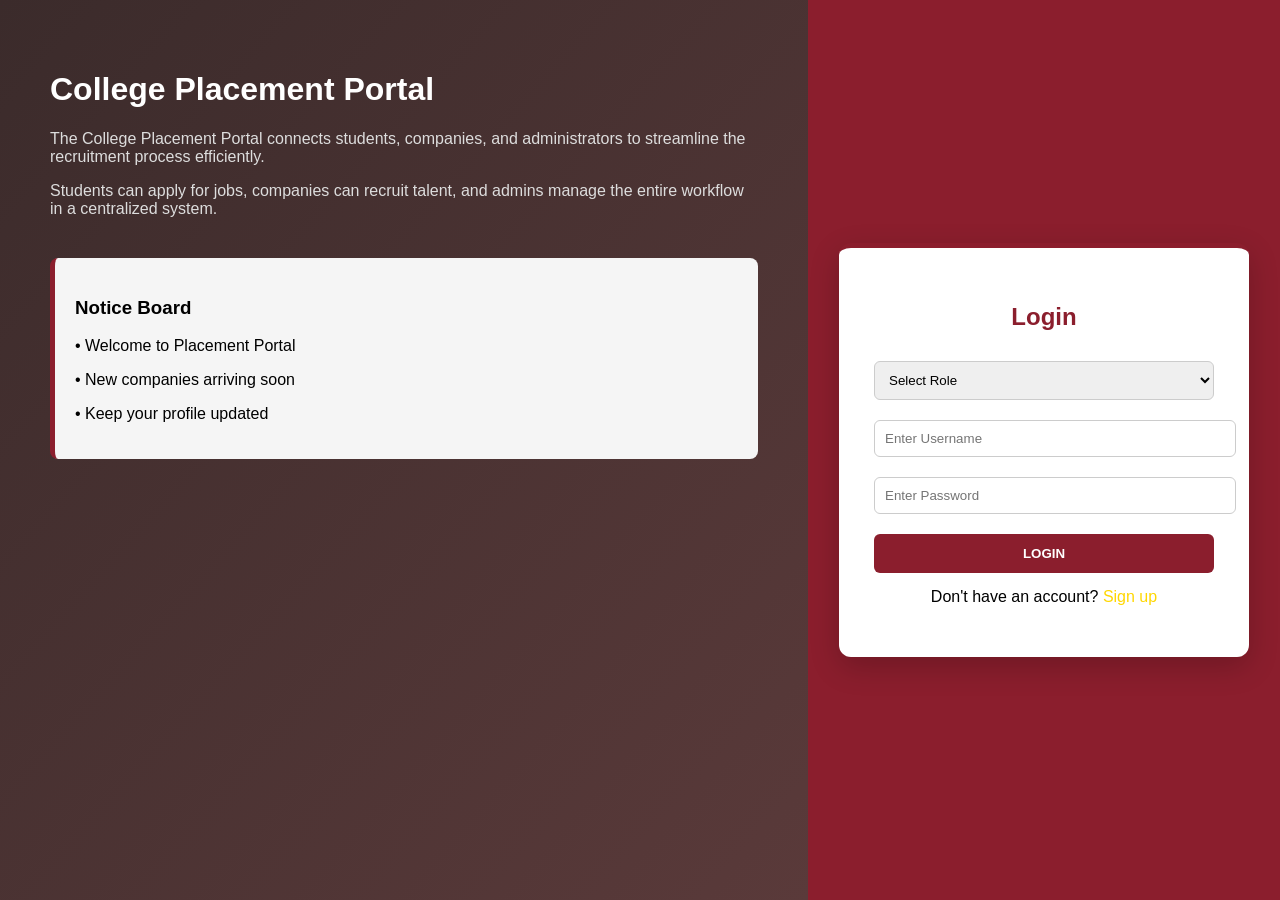
<file: index.html>
<!DOCTYPE html>
<html>
<head>
    <title>College Placement Portal</title>
    <link rel="stylesheet" href="style.css">
</head>

<body>

<!-- LEFT -->
<div class="left">
    <h1>College Placement Portal</h1>

    <p style="color: #ddd;"></pstyle>
        The College Placement Portal connects students, companies, and administrators
        to streamline the recruitment process efficiently.
    </p>

    <p style="color: #ddd;">
        Students can apply for jobs, companies can recruit talent, and admins manage
        the entire workflow in a centralized system.
    </p>

    <div class="notice">
        <h3>Notice Board</h3>
        <p>• Welcome to Placement Portal</p>
        <p>• New companies arriving soon</p>
        <p>• Keep your profile updated</p>
    </div>
</div>

<!-- RIGHT -->
<div class="right">

    <div class="login-box">
        <h2>Login</h2>

        <form id="loginForm">

            <!-- ROLE -->
            <select id="role" required onchange="updateForm()">
                <option value="">Select Role</option>
                <option value="admin">Admin</option>
                <option value="student">Student</option>
                <option value="company">Company</option>
            </select>

            <!-- USERNAME -->
            <input type="text" id="username" placeholder="Enter Username" required>

            <!-- PASSWORD AREA -->
            <div id="passwordSection">
                <input type="password" id="password" placeholder="Enter Password" required>
            </div>

            <button type="submit">LOGIN</button>

            <p style="text-align:center; margin-top:15px;">
    Don't have an account? 
    <a href="signup.html" style="color: #FFD700; text-decoration:none;">
        Sign up
    </a>
</p>

        </form>
    </div>

</div>

<script src="script.js"></script>
</body>
</html>
</file>
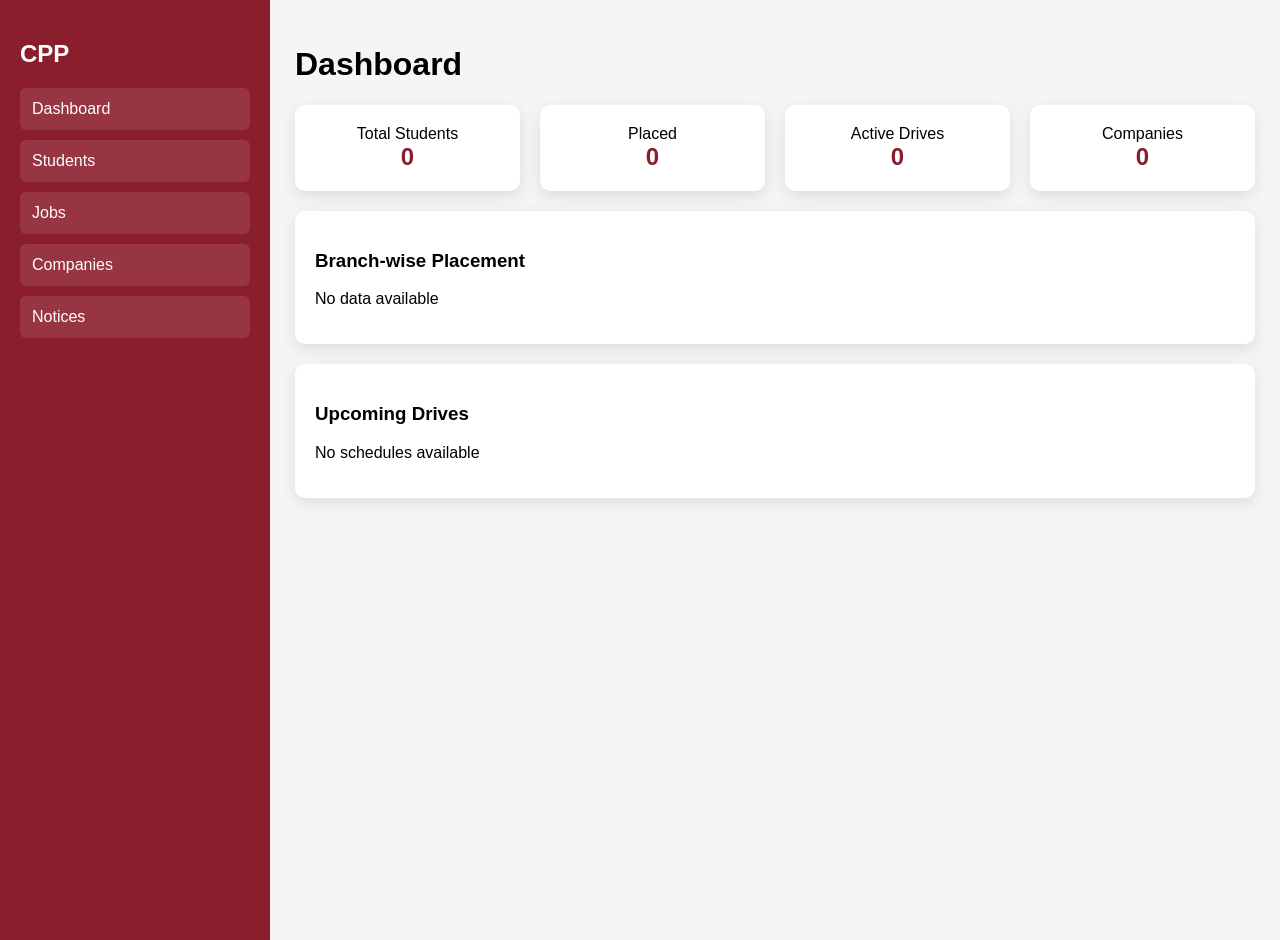
<file: admin.html>
<!DOCTYPE html>
<html>
<head>
    <title>Admin Dashboard</title>
    <link rel="stylesheet" href="admin.css">
</head>

<body>

<div class="container">

    <!-- SIDEBAR -->
    <div class="sidebar">
        <h2>CPP</h2>

        <ul>
            <li onclick="showPage('dashboard')">Dashboard</li>
            <li onclick="showPage('students')">Students</li>
            <li onclick="showPage('jobs')">Jobs</li>
            <li onclick="showPage('companies')">Companies</li>
            <li onclick="showPage('notices')">Notices</li>
        </ul>
    </div>

    <!-- MAIN -->
    <div class="main">

        <!-- DASHBOARD -->
        <div id="dashboard" class="page active">
            <h1>Dashboard</h1>

            <div class="cards">
                <div class="card">Total Students<br><b>0</b></div>
                <div class="card">Placed<br><b>0</b></div>
                <div class="card">Active Drives<br><b>0</b></div>
                <div class="card">Companies<br><b>0</b></div>
            </div>

            <div class="section">
                <h3>Branch-wise Placement</h3>
                <p>No data available</p>
            </div>

            <div class="section">
                <h3>Upcoming Drives</h3>
                <p>No schedules available</p>
            </div>
        </div>

        <!-- STUDENTS -->
        <div id="students" class="page">
            <h1>Students</h1>

            <input type="text" placeholder="Search students">

            <select>
                <option>Filter by Branch</option>
                <option>CSE</option>
                <option>ECE</option>
                <option>ME</option>
            </select>

            <table>
                <tr><th>Name</th><th>Status</th></tr>
                <tr><td>No Data</td><td>-</td></tr>
            </table>
        </div>

        <!-- JOBS -->
        <div id="jobs" class="page">
            <h1>Jobs</h1>

            <table>
                <tr><th>Company</th><th>Role</th><th>Action</th></tr>
                <tr>
                    <td>No Jobs</td>
                    <td>-</td>
                    <td>
                        <button>Approve</button>
                        <button>Delete</button>
                    </td>
                </tr>
            </table>
        </div>

        <!-- COMPANIES -->
        <div id="companies" class="page">
            <h1>Companies</h1>

            <table>
                <tr><th>Name</th><th>Status</th><th>Action</th></tr>
                <tr>
                    <td>No Companies</td>
                    <td>-</td>
                    <td>
                        <button>Approve</button>
                        <button>Reject</button>
                        <button>Remove</button>
                    </td>
                </tr>
            </table>
        </div>

        <!-- NOTICES -->
        <div id="notices" class="page">
            <h1>Notices</h1>

            <input type="text" id="noticeInput" placeholder="Enter notice">
            <button onclick="addNotice()">Add</button>

            <ul id="noticeList"></ul>
        </div>

    </div>

</div>

<script src="admin.js"></script>
</body>
</html>
</file>
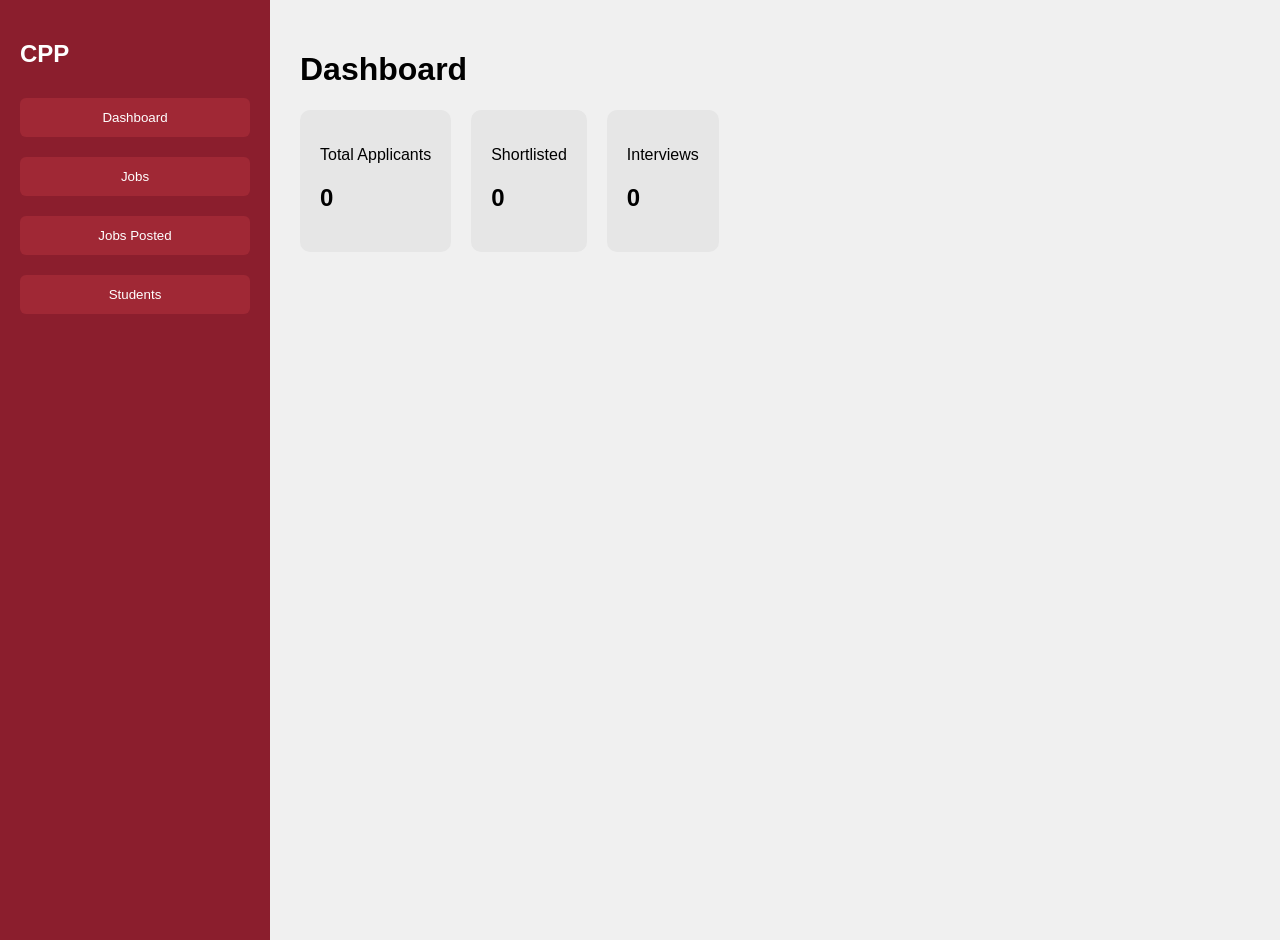
<file: company.html>
<!DOCTYPE html>
<html lang="en">
<head>
<meta charset="UTF-8">
<title>Placement System</title>
<link rel="stylesheet" href="company.css">
</head>

<body>

<div class="main">

<!-- SIDEBAR -->
<div class="sidebar">
    <h2>CPP</h2>

    <button onclick="showSection('dashboard')">Dashboard</button>
    <button onclick="showSection('post')">Jobs</button>
    <button onclick="showSection('jobsPosted')">Jobs Posted</button>
    <button onclick="showSection('applicants')">Students</button>
</div>

<!-- CONTENT -->
<div class="content">

<div id="dashboard" class="section active">
    <h1>Dashboard</h1>
    <div class="cards">
        <div class="card"><p>Total Applicants</p><h2>0</h2></div>
        <div class="card"><p>Shortlisted</p><h2>0</h2></div>
        <div class="card"><p>Interviews</p><h2>0</h2></div>
    </div>
</div>

<div id="post" class="section">
    <h1>Post Jobs</h1>

    <div class="job-container">

        <div class="form-grid">
            <input id="title" placeholder="Job Title" class="full-width">

            <select id="type">
                <option>Internship</option>
                <option>Full Time</option>
            </select>

            <input id="dept" placeholder="Department">

            <input id="package" placeholder="Package">
            <input id="cgpa" placeholder="Min CGPA">

            <input id="branches" placeholder="Eligible Branches" class="full-width">

            <input id="skills" placeholder="Required Skills" class="full-width">

            <textarea id="desc" placeholder="Job Description" class="full-width"></textarea>

            <input id="deadline" type="date">
            <input id="drive" type="date">
        </div>

        <button class="btn" onclick="postJob()">Post Job</button>

    </div>
</div>

<div id="jobsPosted" class="section">
    <h1>Jobs Posted</h1>
    <div id="jobList"></div>
</div>

<div id="applicants" class="section">
    <h1>Students</h1>
    <table>
        <tr>
            <th>Name</th><th>Dept</th><th>CGPA</th><th>Status</th>
        </tr>
        <tr>
            <td>Priya</td><td>CS</td><td>9.1</td>
            <td><span class="status shortlisted">Placed</span></td>
        </tr>
    </table>
</div>

</div>
</div>

<script >
function showSection(id) {
    document.querySelectorAll(".section").forEach(sec => {
        sec.classList.remove("active");
    });

    let section = document.getElementById(id);
    if (section) {
        section.classList.add("active");
    } else {
        console.log("Not found:", id);
    }
}

// TEST
console.log("JS is working");
</script>
</body>
</html>
</file>
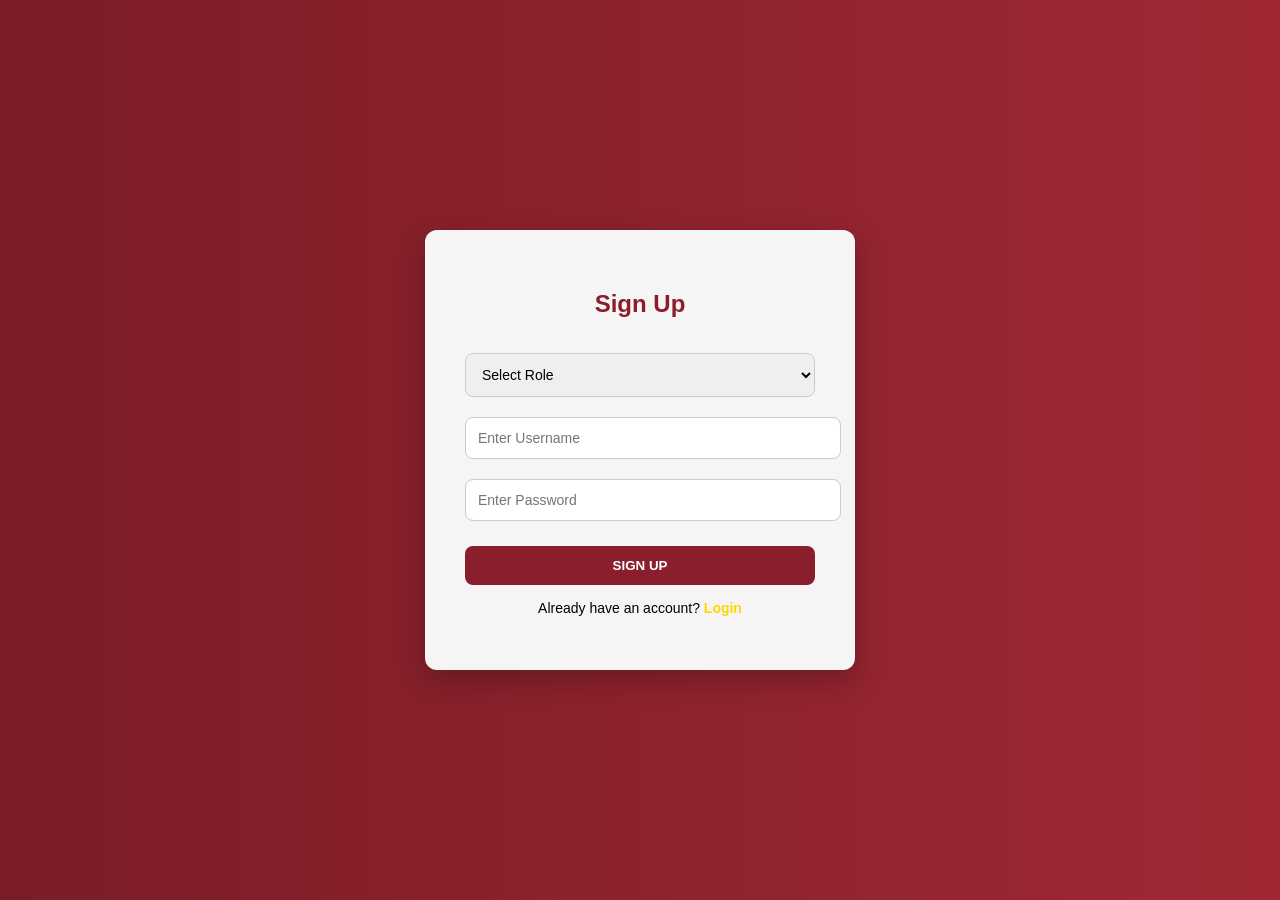
<file: signup.html>
<!DOCTYPE html>
<html>
<head>
    <title>Sign Up</title>
    <link rel="stylesheet" href="signup.css">
</head>

<body>

<div class="container">

    <div class="card">
        <h2>Sign Up</h2>

        <form id="signupForm">

    <select id="role" onchange="updateSignupForm()" required>
        <option value="">Select Role</option>
        <option value="admin">Admin</option>
        <option value="student">Student</option>
        <option value="company">Company</option>
    </select>

    <input type="text" id="username" placeholder="Enter Username" required>

    <div id="passwordSection">
        <input type="password" id="password" placeholder="Enter Password" required>
    </div>

    <button type="submit">SIGN UP</button>

</form>

<script src="signup.js"></script>
        <p>
            Already have an account?
            <a href="login.html">Login</a>
        </p>

    </div>

</div>

</body>
</html>
</file>
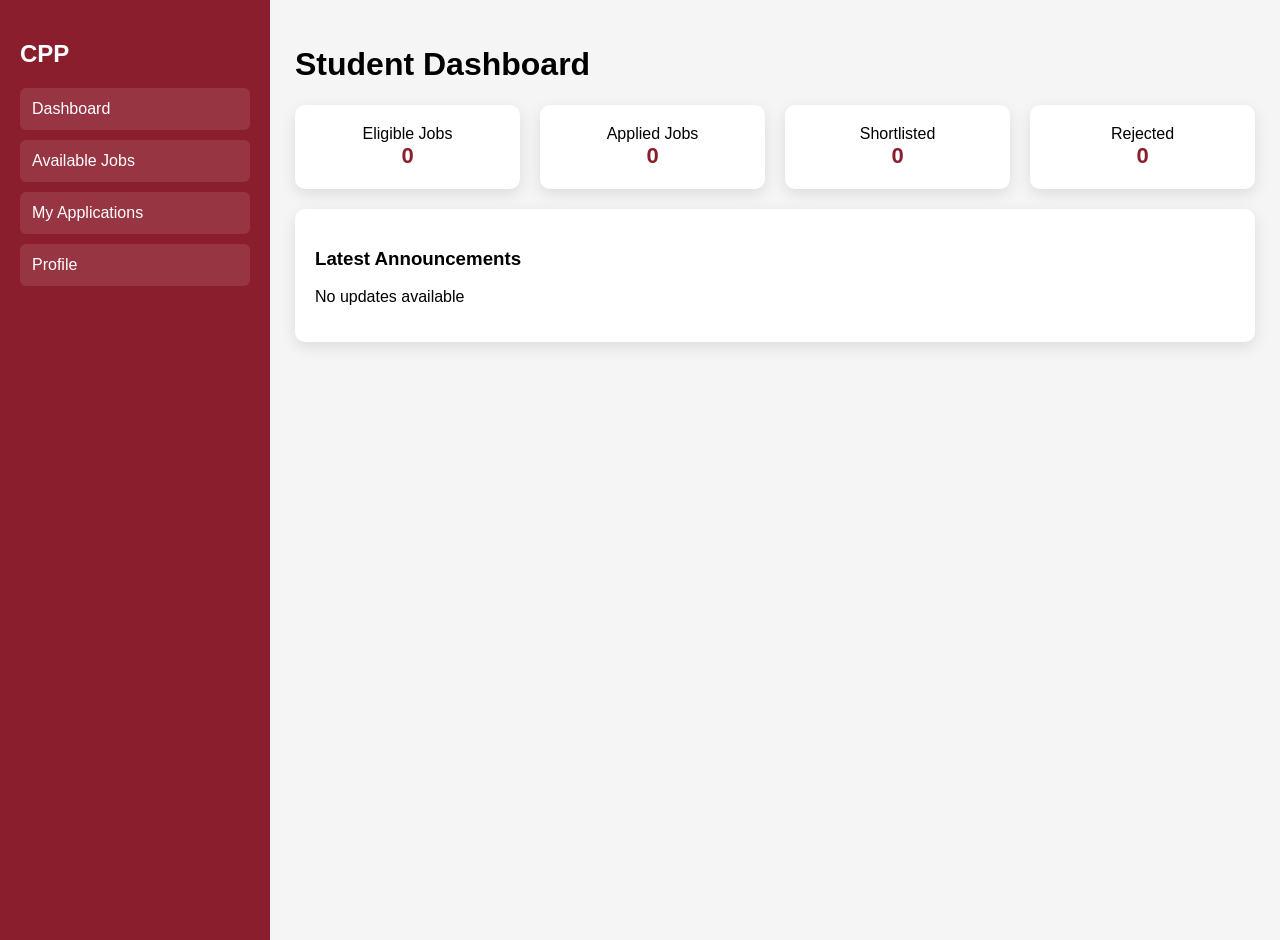
<file: student.html>
<!DOCTYPE html>
<html>
<head>
    <title>Student Dashboard</title>
    <link rel="stylesheet" href="student.css">
</head>

<body>

<div class="container">

    <!-- SIDEBAR -->
    <div class="sidebar">
        <h2>CPP</h2>

        <ul>
            <li onclick="showPage('dashboard')">Dashboard</li>
            <li onclick="showPage('jobs')">Available Jobs</li>
            <li onclick="showPage('applications')">My Applications</li>
            <li onclick="showPage('profile')">Profile</li>
        </ul>
    </div>

    <!-- MAIN -->
    <div class="main">

        <!-- DASHBOARD -->
        <div id="dashboard" class="page active">
            <h1>Student Dashboard</h1>

            <div class="cards">
                <div class="card">Eligible Jobs<br><b>0</b></div>
                <div class="card">Applied Jobs<br><b>0</b></div>
                <div class="card">Shortlisted<br><b>0</b></div>
                <div class="card">Rejected<br><b>0</b></div>
            </div>

            <div class="section">
                <h3>Latest Announcements</h3>
                <p>No updates available</p>
            </div>
        </div>

        <!-- JOBS -->
        <div id="jobs" class="page">
            <h1>Available Jobs</h1>

            <table>
                <tr>
                    <th>Company</th>
                    <th>Role</th>
                    <th>Salary</th>
                    <th>Action</th>
                </tr>

                <tr>
                    <td>No Jobs</td>
                    <td>-</td>
                    <td>-</td>
                    <td><button>Apply</button></td>
                </tr>
            </table>
        </div>

        <!-- APPLICATIONS -->
        <div id="applications" class="page">
            <h1>My Applications</h1>

            <table>
                <tr>
                    <th>Company</th>
                    <th>Role</th>
                    <th>Status</th>
                </tr>

                <tr>
                    <td>No Applications</td>
                    <td>-</td>
                    <td>-</td>
                </tr>
            </table>
        </div>
<!-- PROFILE -->
<div id="profile" class="page">
    <h1>My Profile</h1>

    <div class="profile-container">

        <!-- LEFT SIDE -->
        <div class="profile-card">
            <div class="avatar">A</div>
            <h2 id="displayName">Your Name</h2>
            <p>B.E - Branch</p>

            <div class="stats">
                <div><b id="displayCgpa">0.0</b><br>CGPA</div>
                <div><b>0</b><br>Applied</div>
                <div><b>0</b><br>Shortlisted</div>
            </div>

            <div class="skills-box">
                <h4>Skills</h4>
                <p id="displaySkills">No skills added</p>
            </div>

            <button onclick="uploadResume()">Upload Resume</button>
        </div>

        <!-- RIGHT SIDE -->
        <div class="edit-card">
            <h3>Edit Profile</h3>

            <input type="text" id="name" placeholder="Full Name">
            <input type="text" id="branch" placeholder="Branch">
            <input type="number" step="0.01" id="cgpa" placeholder="CGPA">
            <input type="text" id="skills" placeholder="Skills (comma separated)">

            <button onclick="saveProfile()">Save Changes</button>
        </div>

    </div>
</div>

    </div>

</div>

<script src="student.js"></script>
</body>
</html>
</file>
<file: style.css>
body {
    margin: 0;
    font-family: Arial;
    display: flex;
    height: 100vh;
}

/* LEFT */
.left {
    width: 60%;
    background: linear-gradient(to bottom right, #3b2b2b, #5a3a3a);
    color: white;
    padding: 50px;
}

.left p {
    color: black;
}

.notice {
    margin-top: 40px;
    background: #f5f5f5;
    color: black;
    padding: 20px;
    border-left: 5px solid #8B1E2D;
    border-radius: 8px;
    
}

p{
    color: black;
}

/* RIGHT SECTION */
.right {
    width: 40%;
    background: #8B1E2D;
    display: flex;
    justify-content: center;
    align-items: center;
}

/* LOGIN CARD (separate box with shadow) */
.login-box {
    background: #ffffff; /* white card */
    padding: 35px;
    width: 340px;
    border-radius: 12px;
    color: #2E2E2E;

    /*  Shadow effect */
    box-shadow: 0 10px 30px rgba(0, 0, 0, 0.2);

    /* subtle border accent */
    border-top: 5px solid #8B1E2D;
}

/* Heading */
.login-box h2 {
    text-align: center;
    color: #8B1E2D;
    margin-bottom: 20px;
}

/* Inputs */
input, select {
    width: 100%;
    padding: 10px;
    margin: 10px 0;
    border: 1px solid #ccc;
    border-radius: 6px;
}

/* Focus effect */
input:focus, select:focus {
    outline: none;
    border-color: #8B1E2D;
    box-shadow: 0 0 5px rgba(139, 30, 45, 0.3);
}

/* DOB row */
.dob {
    display: flex;
    gap: 5px;
}

/* Button */
button {
    width: 100%;
    padding: 12px;
    background: #8B1E2D;
    color: white;
    border: none;
    border-radius: 6px;
    cursor: pointer;
    font-weight: bold;
    margin-top: 10px;
}

/* Hover */
button:hover {
    background: #A63A4A;
}

.login-box {
    transition: transform 0.3s ease;
}

.login-box:hover {
    transform: translateY(-5px);
}
</file>
<file: admin.css>
body {
    margin: 0;
    font-family: Arial, sans-serif;
    background: #f5f5f5;
}

/* LAYOUT */
.container {
    display: flex;
}

/* SIDEBAR */
.sidebar {
    width: 230px;
    height: 100vh;
    background: #8B1E2D;
    color: white;
    padding: 20px;
}

.sidebar h2 {
    margin-bottom: 20px;
}

.sidebar ul {
    list-style: none;
    padding: 0;
}

.sidebar li {
    padding: 12px;
    margin: 10px 0;
    background: rgba(255,255,255,0.1);
    border-radius: 6px;
    cursor: pointer;
    transition: 0.3s;
}

.sidebar li:hover {
    background: white;
    color: #8B1E2D;
}

/* MAIN */
.main {
    flex: 1;
    padding: 25px;
}

/* PAGE */
.page {
    display: none;
}

.page.active {
    display: block;
}

/* CARDS */
.cards {
    display: flex;
    gap: 20px;
    margin-bottom: 20px;
}

.card {
    background: white;
    padding: 20px;
    flex: 1;
    border-radius: 10px;
    text-align: center;
    box-shadow: 0 5px 15px rgba(0,0,0,0.1);
}

.card b {
    font-size: 24px;
    color: #8B1E2D;
}

/* SECTIONS */
.section {
    background: white;
    padding: 20px;
    border-radius: 10px;
    margin-top: 20px;
    box-shadow: 0 5px 15px rgba(0,0,0,0.1);
}

/* TABLE */
table {
    width: 100%;
    margin-top: 20px;
    border-collapse: collapse;
    background: white;
    border-radius: 10px;
    overflow: hidden;
    box-shadow: 0 5px 15px rgba(0,0,0,0.1);
}

th {
    background: #8B1E2D;
    color: white;
}

th, td {
    padding: 12px;
    text-align: left;
}

/* INPUTS */
input, select {
    padding: 10px;
    margin-top: 10px;
    border-radius: 6px;
    border: 1px solid #ccc;
}

/* BUTTON */
button {
    background: #8B1E2D;
    color: white;
    border: none;
    padding: 6px 10px;
    margin: 3px;
    border-radius: 5px;
    cursor: pointer;
}

button:hover {
    background: #A02835;
}

/* NOTICE LIST */
#noticeList li {
    background: white;
    margin-top: 10px;
    padding: 10px;
    border-radius: 6px;
    box-shadow: 0 3px 10px rgba(0,0,0,0.1);
}
</file>
<file: company.css>
body {
    margin: 0;
    font-family: Arial;
    background: #f0f0f0;
}

.main { display: flex; }

/* Sidebar */
.sidebar {
    width: 230px;
    height: 100vh;
    background: #8B1E2D;
    color: white;
    padding: 20px;
}

.sidebar button {
    width: 100%;
    padding: 12px;
    margin: 10px 0;
    background: #a02835;
    border: none;
    color: white;
    border-radius: 6px;
    cursor: pointer;
}

/* Content */
.content { padding: 30px; flex: 1; }

/* Cards */
.cards { display: flex; gap: 20px; }
.card {
    background: #e6e6e6;
    padding: 20px;
    border-radius: 10px;
}

/* Sections */
.section { display: none; }
.active { display: block; }

/* Table */
table {
    width: 100%;
    background: #e6e6e6;
    border-collapse: collapse;
}
th {
    background: #8B1E2D;
    color: white;
}
td, th { padding: 10px; }

/* Status */
.status { padding: 5px; border-radius: 6px; color: white; }
.shortlisted { background: green; }

/* ===== JOB CONTAINER ===== */
.job-container {
    background: #8B1E2D;
    padding: 30px;
    border-radius: 14px;
    max-width: 1000px;
    margin-top: 20px;
    color: white;
}

/* GRID LAYOUT */
.form-grid {
    display: grid;
    grid-template-columns: 1fr 1fr;
    gap: 20px;
    margin-bottom: 15px;
}

/* FULL WIDTH */
.full-width {
    grid-column: span 2;
}

/* INPUTS */
.job-container input,
.job-container select,
.job-container textarea {
    width: 100%;
    padding: 14px;
    border-radius: 8px;
    border: 1px solid rgba(255,255,255,0.6);
    background: #a02835;
    color: white;
    font-size: 14px;
}

/* PLACEHOLDER TEXT (IMPORTANT) */
.job-container input::placeholder,
.job-container textarea::placeholder {
    color: rgba(255,255,255,0.8);
}

/* SELECT TEXT COLOR FIX */
.job-container select {
    color: white;
}

/* TEXTAREA */
.job-container textarea {
    height: 120px;
    resize: none;
}

/* BUTTON */
.btn {
    margin-top: 15px;
    background: white;
    color: #8B1E2D;
    padding: 12px 20px;
    border: none;
    border-radius: 8px;
    cursor: pointer;
    font-weight: bold;
}
</file>
<file: signup.css>
body {
    margin: 0;
    font-family: Arial, sans-serif;
    background: linear-gradient(to right, #7a1c26, #a02835);
    height: 100vh;
    display: flex;
    justify-content: center;
    align-items: center;
}

/* Center container */
.container {
    width: 100%;
    display: flex;
    justify-content: center;
    align-items: center;
}

/* Card box */
.card {
    background: #f5f5f5;
    padding: 40px;
    width: 350px;
    border-radius: 12px;
    text-align: center;

    /* Shadow */
    box-shadow: 0 10px 30px rgba(0, 0, 0, 0.25);
}

/* Heading */
.card h2 {
    color: #8B1E2D;
    margin-bottom: 25px;
}

/* Inputs */
input, select {
    width: 100%;
    padding: 12px;
    margin: 10px 0;
    border-radius: 8px;
    border: 1px solid #ccc;
    font-size: 14px;
}

/* Button */
button {
    width: 100%;
    padding: 12px;
    margin-top: 15px;
    background: #8B1E2D;
    color: white;
    border: none;
    border-radius: 8px;
    font-weight: bold;
    cursor: pointer;
}

/* Hover */
button:hover {
    background: #a02835;
}

/* Bottom text */
.card p {
    margin-top: 15px;
    font-size: 14px;
}

/* Link */
.card a {
    color: #FFD700;
    text-decoration: none;
    font-weight: bold;
}
</file>
<file: student.css>
body {
    margin: 0;
    font-family: Arial;
    background: #f5f5f5;
}

/* LAYOUT */
.container {
    display: flex;
}

/* SIDEBAR */
.sidebar {
    width: 230px;
    height: 100vh;
    background: #8B1E2D;
    color: white;
    padding: 20px;
}

.sidebar h2 {
    margin-bottom: 20px;
}

.sidebar ul {
    list-style: none;
    padding: 0;
}

.sidebar li {
    padding: 12px;
    margin: 10px 0;
    background: rgba(255,255,255,0.1);
    border-radius: 6px;
    cursor: pointer;
}

.sidebar li:hover {
    background: white;
    color: #8B1E2D;
}

/* MAIN */
.main {
    flex: 1;
    padding: 25px;
}

/* PAGE SWITCH */
.page {
    display: none;
}

.page.active {
    display: block;
}

/* CARDS */
.cards {
    display: flex;
    gap: 20px;
}

.card {
    background: white;
    padding: 20px;
    flex: 1;
    border-radius: 10px;
    text-align: center;
    box-shadow: 0 5px 15px rgba(0,0,0,0.1);
}

.card b {
    color: #8B1E2D;
    font-size: 22px;
}

/* SECTIONS */
.section {
    background: white;
    padding: 20px;
    border-radius: 10px;
    margin-top: 20px;
    box-shadow: 0 5px 15px rgba(0,0,0,0.1);
}

/* TABLE */
table {
    width: 100%;
    margin-top: 20px;
    border-collapse: collapse;
    background: white;
    border-radius: 10px;
    overflow: hidden;
    box-shadow: 0 5px 15px rgba(0,0,0,0.1);
}

th {
    background: #8B1E2D;
    color: white;
}

th, td {
    padding: 12px;
}

/* BUTTON */
button {
    background: #8B1E2D;
    color: white;
    border: none;
    padding: 6px 12px;
    border-radius: 5px;
    cursor: pointer;
}

button:hover {
    background: #c63b49;
}

/* PROFILE LAYOUT */
.profile-container {
    display: flex;
    gap: 25px;
    margin-top: 20px;
    
    align-items: flex-start;
    box-shadow: 0 8px 20px rgba(0,0,0,0.15);
}

/* LEFT CARD */
.profile-card {
    flex: 1;
    background:#8B1E2D;
    color: white;
    padding: 25px;
    border-radius: 12px;
    text-align: center;
    
    box-shadow: 0 8px 20px rgba(0,0,0,0.15);
}

/* AVATAR */
.avatar {
    width: 80px;
    height: 80px;
    background: linear-gradient(45deg, #f6b3c0, #ff6b81);
    border-radius: 50%;
    display: flex;
    align-items: center;
    justify-content: center;
    font-size: 28px;
    margin: auto;
    margin-bottom: 10px;
}

/* STATS */
.stats {
    display: flex;
    justify-content: space-around;
    margin: 20px 0;
}

/* SKILLS */
.skills-box {
    background: rgba(255,255,255,0.1);
    padding: 10px;
    border-radius: 8px;
    margin-bottom: 15px;
}

/* RIGHT EDIT CARD */
.edit-card {
    flex: 1;
    background: white;
    padding: 20px;
    border-radius: 12px;
    box-shadow: 0 8px 20px rgba(0,0,0,0.15);
}

/* INPUTS */
.edit-card input {
    width: 100%;
    padding: 10px;
    margin: 10px 0;
    border-radius: 6px;
    border: 1px solid #ccc;
}
</file>
